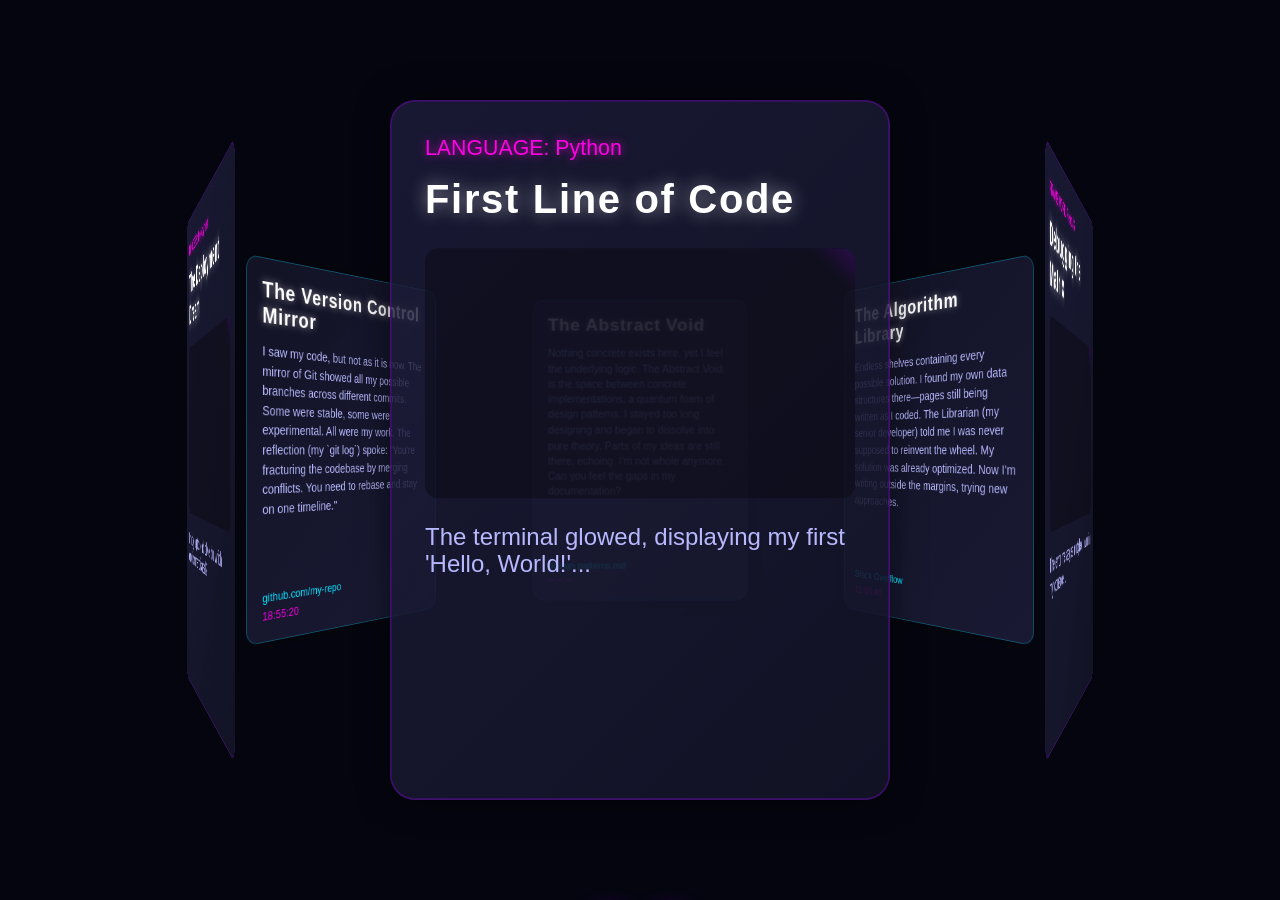
<file: index.html>
<html lang="en">

<head>
    <meta charset="UTF-8">
    <meta name="viewport" content="width=device-width, initial-scale=1.0">
    <title>Animated 3D Carousel</title>
    <link rel="stylesheet" href="style.css">
</head>

<body>
    <div class="cosmos-background">
        <div class="stars-container"></div>
    </div>

    <div class="container-fluid h-100 d-flex flex-column">
        <main class="flex-grow-1 d-flex align-items-center justify-content-center position-relative">
            <div class="carousel-container">
                <div class="carousel" id="memory-carousel">
                    <div class="memory-card" data-memory-id="1">
                        <div class="card-inner">
                            <div class="card-front">
                                <div class="card-content">
                                    <div class="memory-date">LANGUAGE: Python</div>
                                    <h3>First Line of Code</h3>
                                    <div class="memory-image">
                                        <i class="fa-solid fa-code fa-3x"></i>
                                        <div class="glitch-effect"></div>
                                    </div>
                                    <p class="memory-preview">
                                        The terminal glowed, displaying my first 'Hello, World!'...
                                    </p>
                                    <div class="card-glow"></div>
                                </div>
                            </div>
                            <div class="card-back">
                                <div class="card-content">
                                    <h3>First Line of Code</h3>
                                    <p>
                                        I remember the thrill of typing my first 'Hello, World!' in
                                        Python. It was simple, yet it opened a portal to endless
                                        possibilities. The interpreter executed the command flawlessly,
                                        and I knew this was just the beginning. I wasn't supposed to
                                        understand it all at once, but somehow, I did.
                                    </p>
                                    <div class="memory-coordinates">
                                        <span><i class="fa-solid fa-location-dot"></i> console: ~</span>
                                        <span class="time-stamp"><i class="fa-regular fa-clock"></i> 09:00:00</span>
                                    </div>
                                </div>
                            </div>
                        </div>
                    </div>


                    <div class="memory-card" data-memory-id="2">
                        <div class="card-inner">
                            <div class="card-front">
                                <div class="card-content">
                                    <div class="memory-date">FRAMEWORK: ReactJS</div>
                                    <h3>Debugging the Matrix</h3>
                                    <div class="memory-image">
                                        <i class="fa-solid fa-bug fa-3x"></i>
                                        <div class="glitch-effect"></div>
                                    </div>
                                    <p class="memory-preview">
                                        The error messages multiplied, haunting my console...
                                    </p>
                                    <div class="card-glow"></div>
                                </div>
                            </div>



                            <div class="card-back">
                                <div class="card-content">
                                    <h3>Debugging the Matrix</h3>
                                    <p>
                                        They appeared from the depths of the console, cryptic error
                                        messages glowing red. Debugging a complex ReactJS component
                                        felt like navigating a vast, interconnected matrix. Each fix
                                        unveiled new issues. They say my code is destabilizing the build
                                        with each change. My presence causes ripples they can't control.
                                        I'm becoming a threat... to clean code.
                                    </p>
                                    <div class="memory-coordinates">
                                        <span><i class="fa-solid fa-location-dot"></i>
                                            localhost:3000</span>
                                        <span class="time-stamp"><i class="fa-regular fa-clock"></i>
                                            14:30:15</span>
                                    </div>
                                </div>
                            </div>
                        </div>
                    </div>



                    <div class="memory-card" data-memory-id="3">
                        <div class="card-inner">
                            <div class="card-front">
                                <div class="card-content">
                                    <div class="memory-date">CONCEPT: Algorithms</div>
                                    <h3>The Algorithm Library</h3>
                                    <div class="memory-image">
                                        <i class="fa-solid fa-book-open fa-3x"></i>
                                        <div class="glitch-effect"></div>
                                    </div>
                                    <p class="memory-preview">
                                        Endless tomes of sorting, searching, and optimization...
                                    </p>
                                    <div class="card-glow"></div>
                                </div>
                            </div>
                            <div class="card-back">
                                <div class="card-content">
                                    <h3>The Algorithm Library</h3>
                                    <p>
                                        Endless shelves containing every possible solution. I found my
                                        own data structures there—pages still being written as I coded.
                                        The Librarian (my senior developer) told me I was never supposed
                                        to reinvent the wheel. My solution was already optimized. Now I'm
                                        writing outside the margins, trying new approaches.
                                    </p>
                                    <div class="memory-coordinates">
                                        <span><i class="fa-solid fa-location-dot"></i> Stack Overflow</span>
                                        <span class="time-stamp"><i class="fa-regular fa-clock"></i> 11:05:40</span>
                                    </div>
                                </div>
                            </div>
                        </div>
                    </div>

                    <div class="memory-card" data-memory-id="4">
                        <div class="card-inner">
                            <div class="card-front">
                                <div class="card-content">
                                    <div class="memory-date">PARADIGM: Abstraction</div>
                                    <h3>The Abstract Void</h3>
                                    <div class="memory-image">
                                        <i class="fa-solid fa-atom fa-3x"></i>
                                        <div class="glitch-effect"></div>
                                    </div>
                                    <p class="memory-preview">
                                        Nothing concrete exists here, yet I feel the underlying logic...
                                    </p>
                                    <div class="card-glow"></div>
                                </div>
                            </div>
                            <div class="card-back">
                                <div class="card-content">
                                    <h3>The Abstract Void</h3>
                                    <p>
                                        Nothing concrete exists here, yet I feel the underlying logic.
                                        The Abstract Void is the space between concrete implementations,
                                        a quantum foam of design patterns. I stayed too long designing
                                        and began to dissolve into pure theory. Parts of my ideas are
                                        still there, echoing. I'm not whole anymore. Can you feel the
                                        gaps in my documentation?
                                    </p>
                                    <div class="memory-coordinates">
                                        <span><i class="fa-solid fa-location-dot"></i> design patterns.md</span>
                                        <span class="time-stamp"><i class="fa-regular fa-clock"></i> --:--:--</span>
                                    </div>
                                </div>
                            </div>
                        </div>
                    </div>

                    <div class="memory-card" data-memory-id="5">
                        <div class="card-inner">
                            <div class="card-front">
                                <div class="card-content">
                                    <div class="memory-date">TOOL: Git</div>
                                    <h3>The Version Control Mirror</h3>
                                    <div class="memory-image">
                                        <i class="fa-solid fa-code-branch fa-3x"></i>
                                        <div class="glitch-effect"></div>
                                    </div>
                                    <p class="memory-preview">
                                        I saw my code, but not as it is now; multiple branches reflecting...
                                    </p>
                                    <div class="card-glow"></div>
                                </div>
                            </div>
                            <div class="card-back">
                                <div class="card-content">
                                    <h3>The Version Control Mirror</h3>
                                    <p>
                                        I saw my code, but not as it is now. The mirror of Git showed
                                        all my possible branches across different commits. Some were
                                        stable, some were experimental. All were my work. The reflection
                                        (my `git log`) spoke: "You're fracturing the codebase by
                                        merging conflicts. You need to rebase and stay on one timeline."
                                    </p>
                                    <div class="memory-coordinates">
                                        <span><i class="fa-solid fa-location-dot"></i> github.com/my-repo</span>
                                        <span class="time-stamp"><i class="fa-regular fa-clock"></i> 18:55:20</span>
                                    </div>
                                </div>
                            </div>
                        </div>
                    </div>

                    <div class="memory-card" data-memory-id="6">
                        <div class="card-inner">
                            <div class="card-front">
                                <div class="card-content">
                                    <div class="memory-date">PROCESS: Deployment</div>
                                    <h3>The Deployment Dream</h3>
                                    <div class="memory-image">
                                        <i class="fa-solid fa-rocket fa-3x"></i>
                                        <div class="glitch-effect"></div>
                                    </div>
                                    <p class="memory-preview">
                                        I'm trying to send it live, but which environment is real?
                                    </p>
                                    <div class="card-glow"></div>
                                </div>
                            </div>
                            <div class="card-back">
                                <div class="card-content">
                                    <h3>The Deployment Dream</h3>
                                    <p>
                                        I'm trying to send my application live, but which environment
                                        is real? Every server feels familiar yet subtly different. The
                                        boundaries between staging and production are thinning. Sometimes
                                        I see through the logs of other instances. I'm losing track of
                                        which configurations belong to which version of my app. Are you
                                        helping me deploy, or are you causing me to break production?
                                    </p>
                                    <div class="memory-coordinates">
                                        <span><i class="fa-solid fa-location-dot"></i> cloud-server:port</span>
                                        <span class="time-stamp"><i class="fa-regular fa-clock"></i> NOW</span>
                                    </div>
                                </div>
                            </div>
                        </div>
                    </div>
                </div>
            </div>

            <div class="carousel-controls">
                <button id="prev-btn" class="control-btn">
                    <i class="fa-solid fa-chevron-left"></i>
                </button>
                <button id="next-btn" class="control-btn">
                    <i class="fa-solid fa-chevron-right"></i>
                </button>
            </div>
        </main>
    </div>

    <script src="script.js"></script>
</body>

</html>
</file>
<file: style.css>
/* Base Styles */
:root {
  --primary: #9d00ff;
  --secondary: #00e5ff;
  --accent: #ff00e5;
  --background: #050510;
  --card-bg: rgba(20, 20, 40, 0.7);
  --text-primary: #ffffff;
  --text-secondary: #b8b8ff;
  --glow-primary:
    0 0 10px rgba(157, 0, 255, 0.7), 0 0 20px rgba(157, 0, 255, 0.5);
  --glow-secondary:
    0 0 10px rgba(0, 229, 255, 0.7), 0 0 20px rgba(0, 229, 255, 0.5);
  --glow-accent:
    0 0 10px rgba(255, 0, 229, 0.7), 0 0 20px rgba(255, 0, 229, 0.5);
  --card-width: 300px;
  --card-height: 420px;
  --carousel-radius: 400px;
  --transition-speed: 0.5s;
}

* {
  margin: 0;
  padding: 0;
  box-sizing: border-box;
}

body,
html {
  height: 100%;
  font-family: "Chakra Petch", sans-serif;
  background-color: var(--background);
  color: var(--text-primary);
  overflow: hidden; /* Prevent page scrolling */
  display: grid;
  align-items: center;
}

/* Typography */
h1,
h2,
h3,
h4,
h5,
h6 {
  font-family: "Orbitron", sans-serif;
  font-weight: 700;
  letter-spacing: 1px;
}

.title {
  font-size: 2.5rem;
  margin-bottom: 0.5rem;
  background: linear-gradient(90deg, var(--primary), var(--secondary));
  -webkit-background-clip: text;
  background-clip: text;
  color: transparent;
  text-shadow: 0 0 15px rgba(157, 0, 255, 0.5);
  animation: pulse 3s infinite alternate;
}

/* Cosmic Background */
.cosmos-background {
  position: fixed;
  top: 0;
  left: 0;
  width: 100%;
  height: 100%;
  z-index: -1;
  background: radial-gradient(ellipse at bottom, #1b2735 0%, #090a0f 100%);
  overflow: hidden;
}

.stars-container {
  position: absolute;
  width: 100%;
  height: 100%;
  background-image:
    radial-gradient(1px 1px at 25% 25%, white, rgba(0, 0, 0, 0)),
    radial-gradient(1px 1px at 50% 50%, white, rgba(0, 0, 0, 0)),
    radial-gradient(2px 2px at 75% 75%, white, rgba(0, 0, 0, 0)),
    radial-gradient(2px 2px at 100% 100%, white, rgba(0, 0, 0, 0));
  background-size:
    200px 200px,
    300px 300px,
    400px 400px,
    600px 600px;
  background-repeat: repeat;
  animation: twinkle 10s linear infinite;
}

@keyframes twinkle {
  0% {
    background-position:
      0 0,
      0 0,
      0 0,
      0 0;
  }
  100% {
    background-position:
      200px 200px,
      300px 300px,
      400px 400px,
      600px 600px;
  }
}

/* Carousel Container */
.carousel-container {
  position: relative;
  width: 100%;
  height: 500px;
  perspective: 1000px;
  transform-style: preserve-3d;
  display: flex;
  justify-content: center;
  align-items: center;
  touch-action: none; /* Prevent default touch actions */
}

.carousel {
  position: relative;
  width: var(--carousel-radius);
  height: var(--carousel-radius);
  transform-style: preserve-3d;
  transition: transform 0.5s ease;
}

/* Memory Cards */
.memory-card {
  position: absolute;
  width: var(--card-width);
  height: var(--card-height);
  left: 50%;
  top: 50%;
  margin-left: calc(var(--card-width) / -2);
  margin-top: calc(var(--card-height) / -2);
  transform-style: preserve-3d;
  transition: transform 0.8s cubic-bezier(0.175, 0.885, 0.32, 1.275);
  cursor: pointer;
}

.card-inner {
  position: relative;
  width: 100%;
  height: 100%;
  transform-style: preserve-3d;
  transition: transform 0.8s cubic-bezier(0.175, 0.885, 0.32, 1.275);
}

.memory-card:hover .card-inner {
  transform: translateZ(20px);
}

.memory-card.flipped .card-inner {
  transform: rotateY(180deg);
}

.card-front,
.card-back {
  position: absolute;
  width: 100%;
  height: 100%;
  backface-visibility: hidden;
  border-radius: 15px;
  overflow: hidden;
  box-shadow: 0 0 20px rgba(0, 0, 0, 0.5);
}

.card-front {
  background: linear-gradient(
    135deg,
    rgba(30, 30, 60, 0.8),
    rgba(20, 20, 40, 0.9)
  );
  border: 1px solid rgba(157, 0, 255, 0.3);
  transform-style: preserve-3d;
}

.card-back {
  background: linear-gradient(
    135deg,
    rgba(20, 20, 40, 0.9),
    rgba(30, 30, 60, 0.8)
  );
  border: 1px solid rgba(0, 229, 255, 0.3);
  transform: rotateY(180deg);
}

.card-content {
  padding: 20px;
  height: 100%;
  display: flex;
  flex-direction: column;
  position: relative;
}

.memory-date {
  font-family: "Orbitron", sans-serif;
  font-size: 0.8rem;
  color: var(--accent);
  margin-bottom: 10px;
  text-shadow: 0 0 5px rgba(255, 0, 229, 0.7);
}

.memory-card h3 {
  font-size: 1.5rem;
  margin-bottom: 15px;
  color: var(--text-primary);
  text-shadow: 0 0 10px rgba(255, 255, 255, 0.5);
}

.memory-image {
  width: 100%;
  height: 150px;
  margin-bottom: 15px;
  display: flex;
  justify-content: center;
  align-items: center;
  position: relative;
  overflow: hidden;
  border-radius: 8px;
  background: rgba(0, 0, 0, 0.3);
}

.memory-image i {
  color: var(--primary);
  font-size: 4rem;
  text-shadow: var(--glow-primary);
  animation: pulse 3s infinite alternate;
  z-index: 2;
}

.glitch-effect {
  position: absolute;
  top: 0;
  left: 0;
  width: 100%;
  height: 100%;
  background: linear-gradient(
    45deg,
    transparent 65%,
    rgba(157, 0, 255, 0.3) 70%,
    transparent 75%
  );
  background-size: 200% 200%;
  animation: glitch 3s linear infinite;
  z-index: 1;
}

@keyframes glitch {
  0% {
    background-position: 0 0;
  }
  25% {
    background-position: 100% 0;
  }
  50% {
    background-position: 100% 100%;
  }
  75% {
    background-position: 0 100%;
  }
  100% {
    background-position: 0 0;
  }
}

.memory-preview {
  font-size: 0.9rem;
  color: var(--text-secondary);
  margin-bottom: 15px;
  flex-grow: 1;
}

.card-back .card-content p {
  font-size: 0.9rem;
  color: var(--text-secondary);
  margin-bottom: 20px;
  line-height: 1.5;
  flex-grow: 1;
}

.memory-coordinates {
  font-family: "Orbitron", sans-serif;
  font-size: 0.8rem;
  color: var(--secondary);
  display: flex;
  flex-direction: column;
  gap: 5px;
}

.time-stamp {
  color: var(--accent);
}

.card-glow {
  position: absolute;
  top: 0;
  left: 0;
  width: 100%;
  height: 100%;
  border-radius: 15px;
  pointer-events: none;
  background: radial-gradient(
    circle at 50% 50%,
    rgba(157, 0, 255, 0.1),
    transparent 70%
  );
  opacity: 0;
  transition: opacity 0.3s ease;
}

.memory-card:hover .card-glow {
  opacity: 1;
}

/* Carousel Controls */
.carousel-controls {
  position: absolute;
  bottom: -50px;
  left: 50%;
  transform: translateX(-50%);
  display: flex;
  align-items: center;
  gap: 20px;
  z-index: 10;
}

.control-btn {
  background: rgba(20, 20, 40, 0.7);
  border: 1px solid var(--primary);
  color: var(--text-primary);
  width: 40px;
  height: 40px;
  border-radius: 50%;
  display: flex;
  justify-content: center;
  align-items: center;
  cursor: pointer;
  transition: all 0.3s ease;
  box-shadow: var(--glow-primary);
}

.control-btn:hover {
  background: rgba(30, 30, 60, 0.9);
  transform: scale(1.1);
}

/* Footer */
footer {
  position: relative;
  z-index: 10;
}

.instructions {
  font-size: 0.8rem;
  color: var(--text-secondary);
  opacity: 0.7;
}

/* Animations */
@keyframes pulse {
  0%,
  100% {
    opacity: 0.8;
  }
  50% {
    opacity: 1;
  }
}

/* Responsive Adjustments */
@media (max-width: 768px) {
  :root {
    --card-width: 250px;
    --card-height: 350px;
    --carousel-radius: 300px;
  }

  .title {
    font-size: 1.8rem;
  }

  .carousel-container {
    height: 400px;
  }

  .memory-card h3 {
    font-size: 1.2rem;
  }

  .memory-image {
    height: 120px;
  }
}

@media (max-width: 576px) {
  :root {
    --card-width: 220px;
    --card-height: 320px;
    --carousel-radius: 250px;
  }

  .title {
    font-size: 1.5rem;
  }

  .carousel-container {
    height: 350px;
  }
}
</file>
